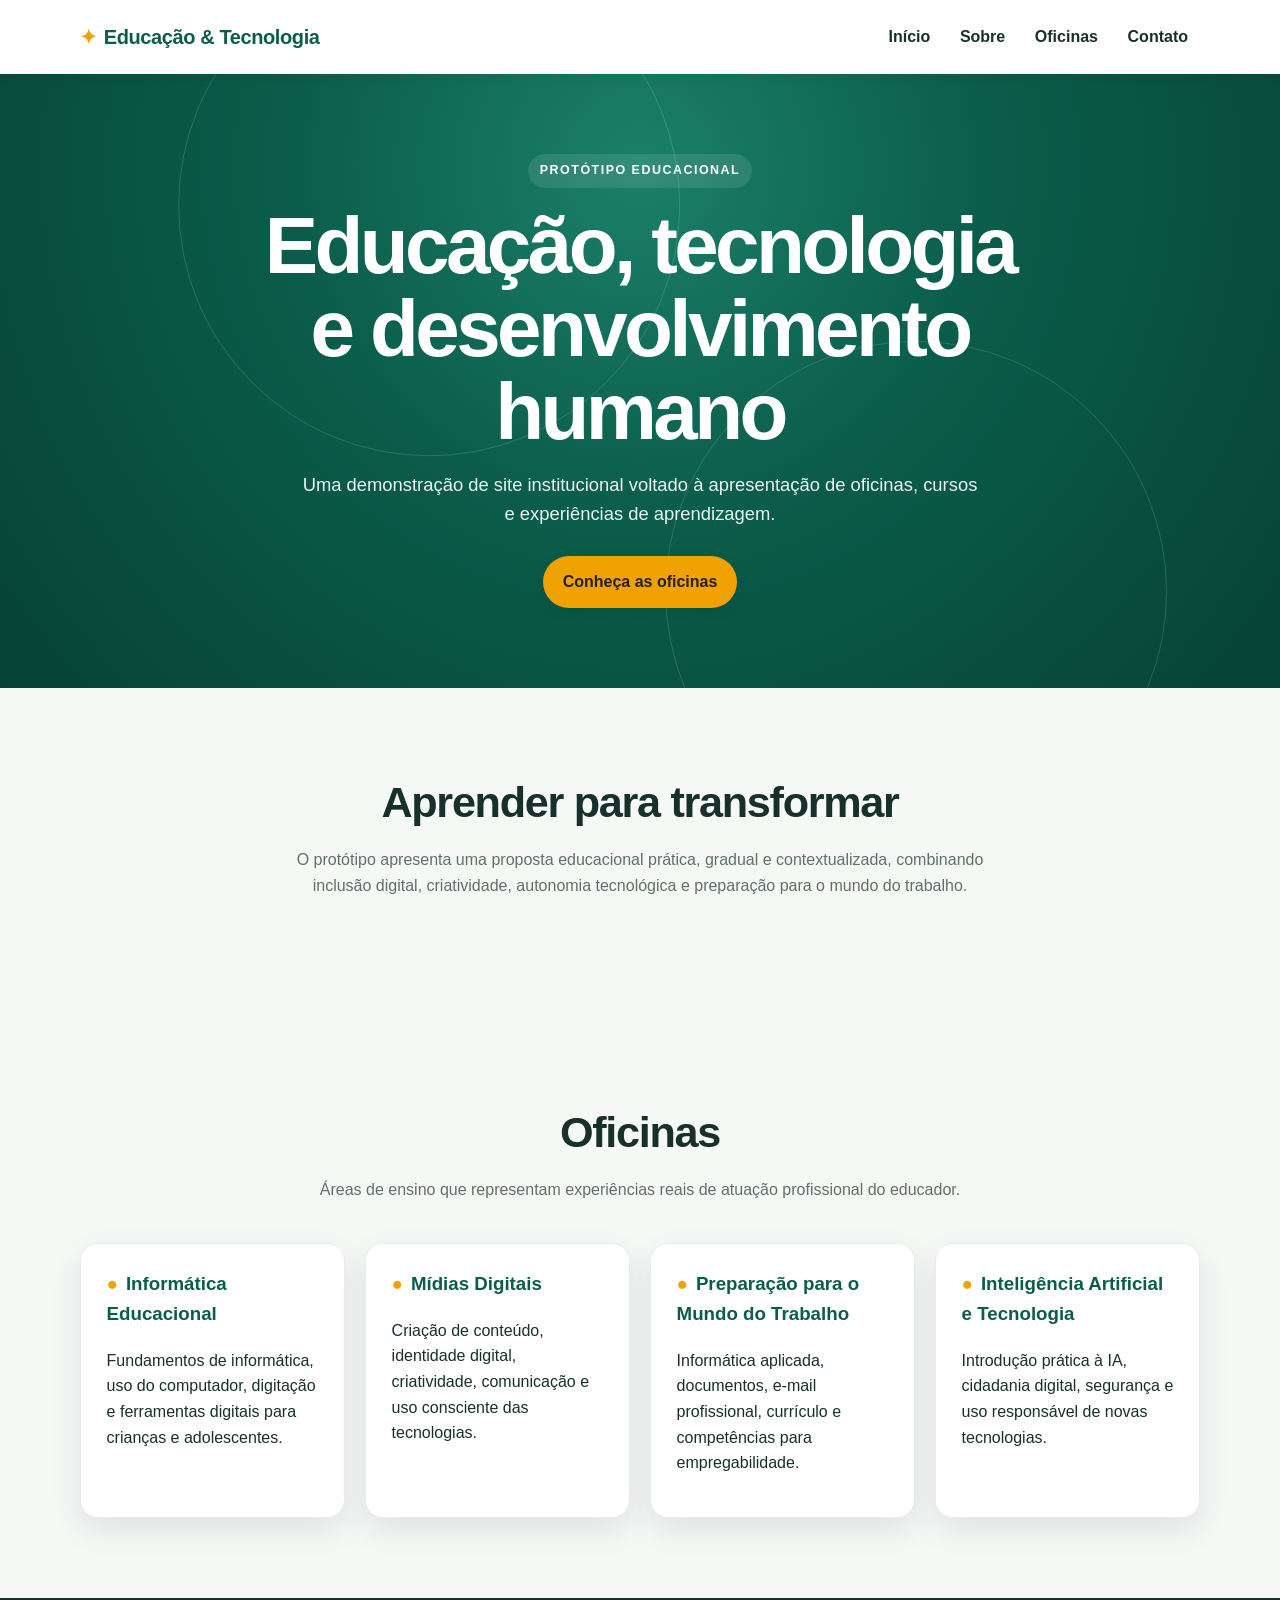
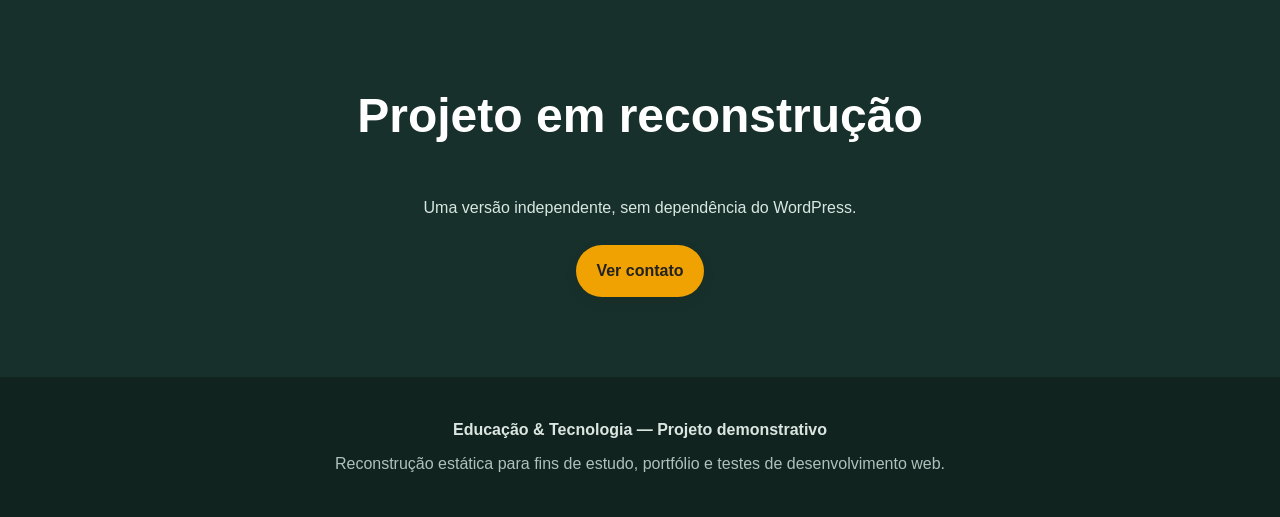
<file: index.html>
<!doctype html><html lang="pt-BR"><head><meta charset="UTF-8"><meta name="viewport" content="width=device-width,initial-scale=1"><title>Educação & Tecnologia — Protótipo</title><meta name="description" content="Protótipo demonstrativo de site institucional."><link rel="stylesheet" href="css/styles.css"></head><body><a class="skip-link" href="#conteudo">Pular para o conteúdo</a><header><div class="container header-content"><a class="brand" href="index.html">Educação & Tecnologia</a><nav><ul><li><a href="index.html">Início</a></li><li><a href="about.html#oficinas">Sobre</a></li><li><a href="about.html#oficinas">Oficinas</a></li><li><a href="contact.html">Contato</a></li></ul></nav></div></header><main id="conteudo"><section class="banner"><div class="banner-content"><span class="eyebrow">Protótipo educacional</span><h1>Educação, tecnologia e desenvolvimento humano</h1><p>Uma demonstração de site institucional voltado à apresentação de oficinas, cursos e experiências de aprendizagem.</p><a class="btn" href="about.html">Conheça as oficinas</a></div></section><section><div class="container"><h2 class="section-title">Aprender para transformar</h2><p class="section-lead">O protótipo apresenta uma proposta educacional prática, gradual e contextualizada, combinando inclusão digital, criatividade, autonomia tecnológica e preparação para o mundo do trabalho.</p></div></section><section class="oficinas"><div class="container"><h2 class="section-title">Oficinas</h2><p class="section-lead">Áreas de ensino que representam experiências reais de atuação profissional do educador.</p><div class="oficinas-grid"><article class="oficina"><h3>Informática Educacional</h3><p>Fundamentos de informática, uso do computador, digitação e ferramentas digitais para crianças e adolescentes.</p></article><article class="oficina"><h3>Mídias Digitais</h3><p>Criação de conteúdo, identidade digital, criatividade, comunicação e uso consciente das tecnologias.</p></article><article class="oficina"><h3>Preparação para o Mundo do Trabalho</h3><p>Informática aplicada, documentos, e-mail profissional, currículo e competências para empregabilidade.</p></article><article class="oficina"><h3>Inteligência Artificial e Tecnologia</h3><p>Introdução prática à IA, cidadania digital, segurança e uso responsável de novas tecnologias.</p></article></div></div></section><section class="call-to-action"><div class="container"><h2>Projeto em reconstrução</h2><p>Uma versão independente, sem dependência do WordPress.</p><a class="btn btn-secondary" href="contact.html">Ver contato</a></div></section></main><footer><div class="container"><strong>Educação & Tecnologia — Projeto demonstrativo</strong><p>Reconstrução estática para fins de estudo, portfólio e testes de desenvolvimento web.</p></div></footer><script src="js/main.js"></script></body></html>
</file>
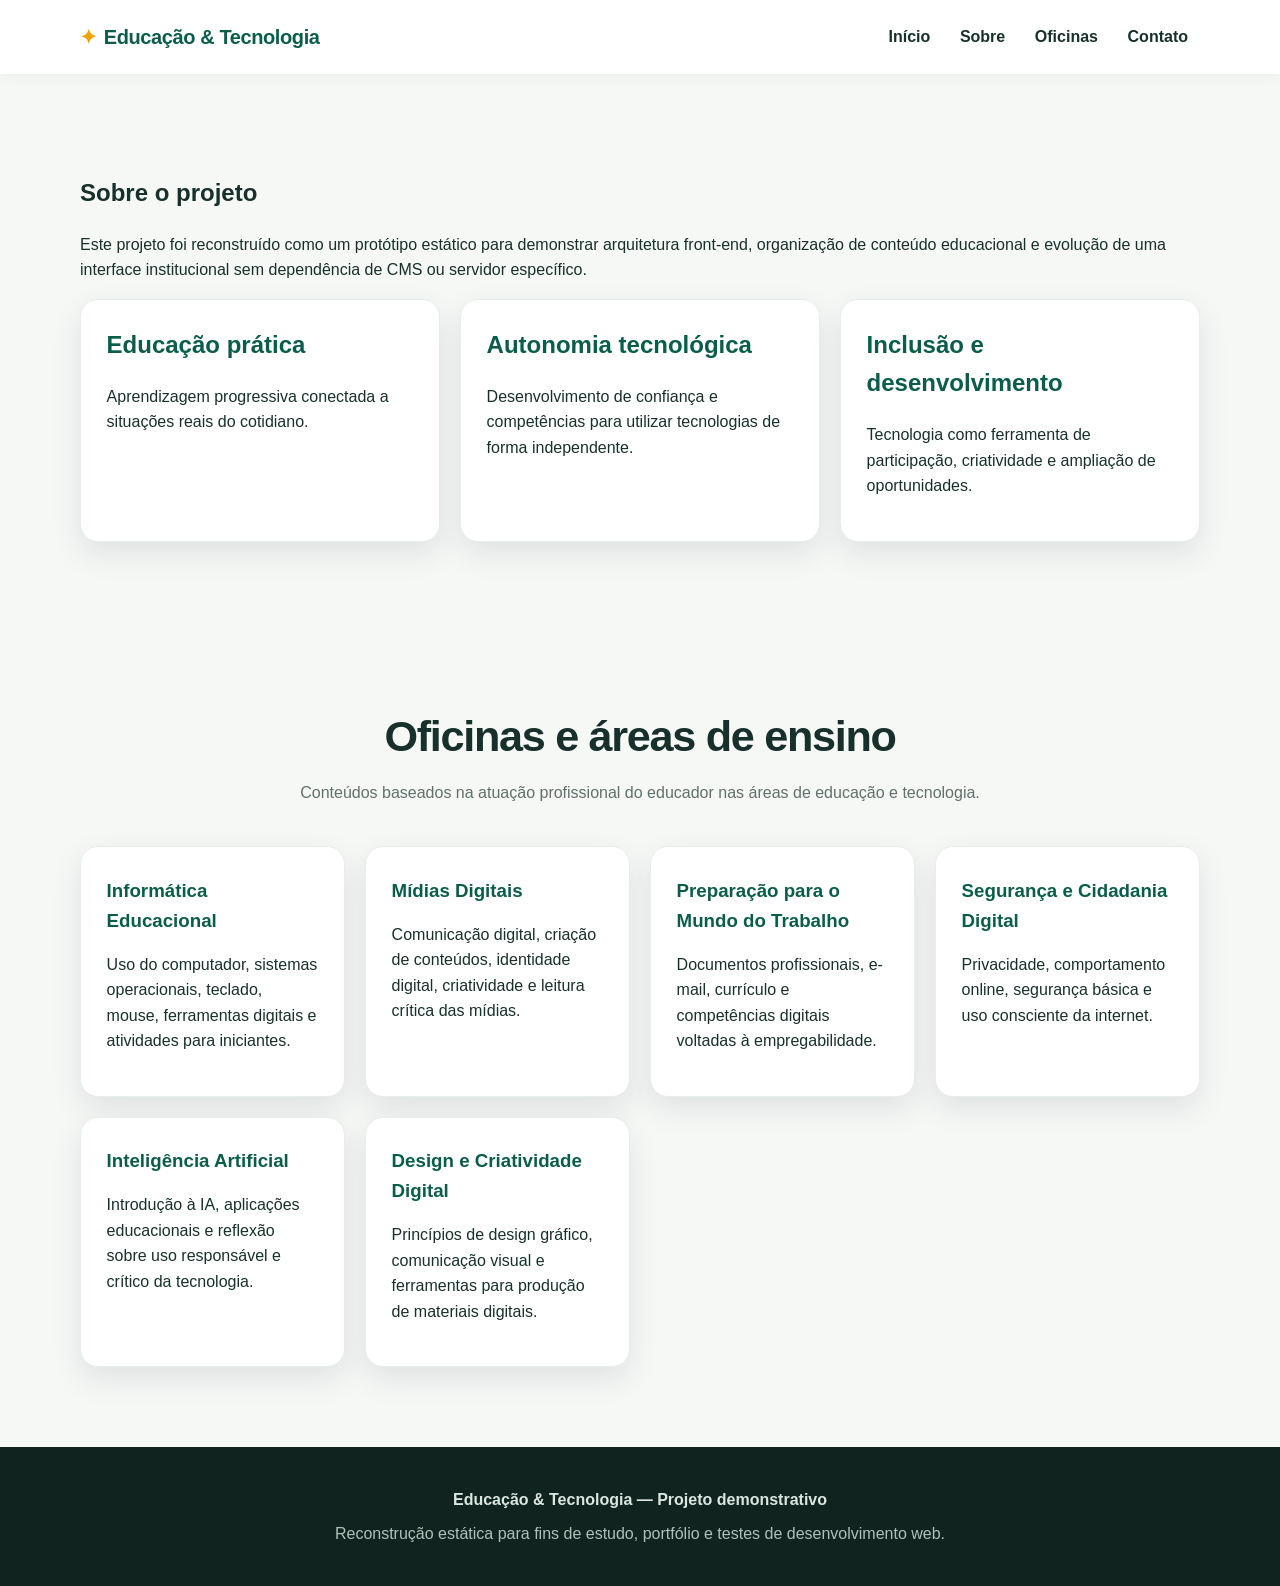
<file: about.html>
<!doctype html><html lang="pt-BR"><head><meta charset="UTF-8"><meta name="viewport" content="width=device-width,initial-scale=1"><title>Sobre — Institutional Website Prototype</title><link rel="stylesheet" href="css/styles.css"></head><body><a class="skip-link" href="#conteudo">Pular para o conteúdo</a><header><div class="container header-content"><a class="brand" href="index.html">Educação & Tecnologia</a><nav><ul><li><a href="index.html">Início</a></li><li><a href="about.html">Sobre</a></li><li><a href="#oficinas">Oficinas</a></li><li><a href="contact.html">Contato</a></li></ul></nav></div></header><main id="conteudo"><section><div class="container"><h1>Sobre o projeto</h1><p>Este projeto foi reconstruído como um protótipo estático para demonstrar arquitetura front-end, organização de conteúdo educacional e evolução de uma interface institucional sem dependência de CMS ou servidor específico.</p><div class="valores"><article class="valor-item"><h2>Educação prática</h2><p>Aprendizagem progressiva conectada a situações reais do cotidiano.</p></article><article class="valor-item"><h2>Autonomia tecnológica</h2><p>Desenvolvimento de confiança e competências para utilizar tecnologias de forma independente.</p></article><article class="valor-item"><h2>Inclusão e desenvolvimento</h2><p>Tecnologia como ferramenta de participação, criatividade e ampliação de oportunidades.</p></article></div></div></section><section id="oficinas"><div class="container"><h2 class="section-title">Oficinas e áreas de ensino</h2><p class="section-lead">Conteúdos baseados na atuação profissional do educador nas áreas de educação e tecnologia.</p><div class="oficinas-lista"><article class="oficina-detalhe"><div><h3>Informática Educacional</h3><p>Uso do computador, sistemas operacionais, teclado, mouse, ferramentas digitais e atividades para iniciantes.</p></div></article><article class="oficina-detalhe"><div><h3>Mídias Digitais</h3><p>Comunicação digital, criação de conteúdos, identidade digital, criatividade e leitura crítica das mídias.</p></div></article><article class="oficina-detalhe"><div><h3>Preparação para o Mundo do Trabalho</h3><p>Documentos profissionais, e-mail, currículo e competências digitais voltadas à empregabilidade.</p></div></article><article class="oficina-detalhe"><div><h3>Segurança e Cidadania Digital</h3><p>Privacidade, comportamento online, segurança básica e uso consciente da internet.</p></div></article><article class="oficina-detalhe"><div><h3>Inteligência Artificial</h3><p>Introdução à IA, aplicações educacionais e reflexão sobre uso responsável e crítico da tecnologia.</p></div></article><article class="oficina-detalhe"><div><h3>Design e Criatividade Digital</h3><p>Princípios de design gráfico, comunicação visual e ferramentas para produção de materiais digitais.</p></div></article></div></div></section></main><footer><div class="container"><strong>Educação & Tecnologia — Projeto demonstrativo</strong><p>Reconstrução estática para fins de estudo, portfólio e testes de desenvolvimento web.</p></div></footer><script src="js/main.js"></script></body></html>
</file>
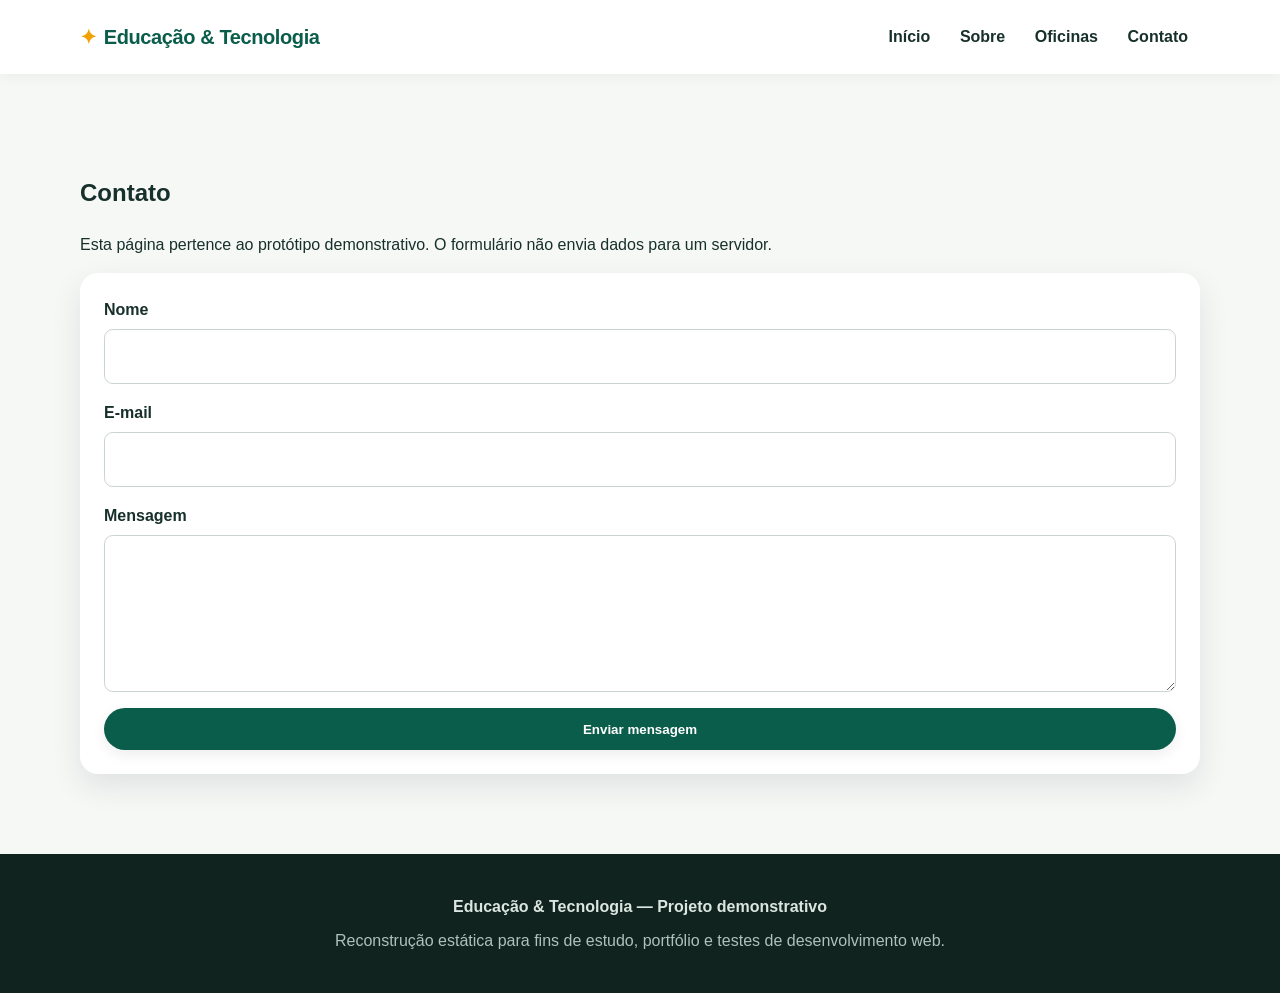
<file: contact.html>
<!doctype html><html lang="pt-BR"><head><meta charset="UTF-8"><meta name="viewport" content="width=device-width,initial-scale=1"><title>Contato — Institutional Website Prototype</title><link rel="stylesheet" href="css/styles.css"></head><body><a class="skip-link" href="#conteudo">Pular para o conteúdo</a><header><div class="container header-content"><a class="brand" href="index.html">Educação & Tecnologia</a><nav><ul><li><a href="index.html">Início</a></li><li><a href="about.html">Sobre</a></li><li><a href="about.html#oficinas">Oficinas</a></li><li><a href="contact.html">Contato</a></li></ul></nav></div></header><main id="conteudo"><section class="contato"><div class="container"><h1>Contato</h1><p>Esta página pertence ao protótipo demonstrativo. O formulário não envia dados para um servidor.</p><form><div class="form-group"><label for="nome">Nome</label><input id="nome" required></div><div class="form-group"><label for="email">E-mail</label><input id="email" type="email" required></div><div class="form-group"><label for="mensagem">Mensagem</label><textarea id="mensagem" rows="5" required></textarea></div><button class="btn" type="submit">Enviar mensagem</button></form></div></section></main><footer><div class="container"><strong>Educação & Tecnologia — Projeto demonstrativo</strong><p>Reconstrução estática para fins de estudo, portfólio e testes de desenvolvimento web.</p></div></footer><script src="js/main.js"></script></body></html>
</file>
<file: css/styles.css>
:root{--primary:#0b5d4b;--primary-dark:#064235;--accent:#f0a202;--dark:#18302b;--light:#f6f8f6;--white:#fff;--muted:#60706b;--radius:18px;--shadow:0 12px 30px rgba(17,43,36,.10)}*{box-sizing:border-box}html{scroll-behavior:smooth}body{margin:0;font-family:Arial,Helvetica,sans-serif;line-height:1.6;color:var(--dark);background:var(--light)}.container{width:min(1120px,92%);margin:auto}header{background:rgba(255,255,255,.96);backdrop-filter:blur(10px);box-shadow:0 2px 14px #0000000d;position:sticky;top:0;z-index:10}.header-content{display:flex;justify-content:space-between;align-items:center;padding:1rem 0}.brand{font-weight:800;font-size:1.25rem;color:var(--primary);text-decoration:none;letter-spacing:-.02em}.brand::before{content:"✦";color:var(--accent);margin-right:.45rem}nav ul{display:flex;gap:.35rem;list-style:none;margin:0;padding:0}nav a{display:block;color:var(--dark);text-decoration:none;font-weight:700;padding:.5rem .75rem;border-radius:999px}nav a:hover,nav a:focus{background:#eaf2ef;color:var(--primary)}.banner{min-height:520px;display:grid;place-items:center;text-align:center;padding:5rem 1rem;background:radial-gradient(circle at 50% 15%,#1b806a 0,var(--primary) 42%,var(--primary-dark) 100%);color:#fff;position:relative;overflow:hidden}.banner::before,.banner::after{content:"";position:absolute;border:1px solid #ffffff24;border-radius:50%;width:500px;height:500px}.banner::before{transform:translate(-42%,-35%)}.banner::after{transform:translate(55%,42%)}.banner-content{max-width:800px;position:relative;z-index:1}.eyebrow{display:inline-block;text-transform:uppercase;letter-spacing:.12em;font-size:.78rem;font-weight:800;color:#fff;background:#ffffff1a;padding:.45rem .75rem;border-radius:999px}.banner h1{font-size:clamp(2.5rem,7vw,5rem);line-height:1.04;letter-spacing:-.045em;margin:1rem 0}.banner p{font-size:1.15rem;max-width:680px;margin:0 auto 1.7rem;color:#ecf6f2}.btn{display:inline-block;background:var(--primary);color:#fff;padding:.85rem 1.25rem;border-radius:999px;text-decoration:none;border:0;cursor:pointer;font-weight:800;box-shadow:0 5px 14px #00000012;transition:transform .2s,box-shadow .2s}.btn:hover{transform:translateY(-2px);box-shadow:0 10px 22px #00000022}.btn-secondary,.banner .btn{background:var(--accent);color:#222}section{padding:5rem 0}.section-title{text-align:center;font-size:clamp(1.8rem,4vw,2.7rem);letter-spacing:-.03em;margin:0 0 .6rem}.section-lead{max-width:720px;margin:0 auto 2.5rem;text-align:center;color:var(--muted)}.oficinas-grid,.valores,.oficinas-lista{display:grid;grid-template-columns:repeat(auto-fit,minmax(230px,1fr));gap:1.25rem}.oficina,.valor-item,.oficina-detalhe{background:#fff;padding:1.6rem;border-radius:var(--radius);box-shadow:var(--shadow);border:1px solid #e8eeeb;transition:transform .2s}.oficina:hover,.valor-item:hover{transform:translateY(-4px)}.oficina h3,.valor-item h2{margin-top:0;color:var(--primary)}.oficina h3::before{content:"●";color:var(--accent);margin-right:.5rem}.oficina-detalhe{display:grid;grid-template-columns:1fr;gap:1rem}.oficina-detalhe h3{color:var(--primary);margin:.2rem 0}.call-to-action{text-align:center;background:var(--dark);color:#fff}.call-to-action h2{font-size:clamp(2rem,4vw,3rem);margin-top:0}.call-to-action p{color:#d8e7e1;max-width:650px;margin:0 auto 1.5rem}.contato{min-height:70vh}.contato-info{background:#e9f3ef;padding:1.25rem;border-radius:var(--radius);margin:1rem 0}form{display:grid;gap:1rem;background:#fff;padding:1.5rem;border-radius:var(--radius);box-shadow:var(--shadow)}.form-group{display:grid;gap:.4rem}label{font-weight:700}input,textarea{padding:.85rem;border:1px solid #cbd5d0;border-radius:.55rem;font:inherit;width:100%}input:focus,textarea:focus{outline:3px solid #f0a20244;border-color:var(--accent)}footer{background:#10231e;color:#dce6e1;text-align:center;padding:2.5rem 1rem}footer p{margin:.5rem auto 0;max-width:700px;color:#aec1ba}.skip-link{position:absolute;left:-9999px}.skip-link:focus{left:1rem;top:1rem;background:#fff;color:#000;padding:.7rem;z-index:100}@media(max-width:700px){.header-content{flex-direction:column;gap:.75rem}nav ul{flex-wrap:wrap;justify-content:center}section{padding:3.5rem 0}.banner{min-height:470px}.banner h1{font-size:2.8rem}}
</file>
